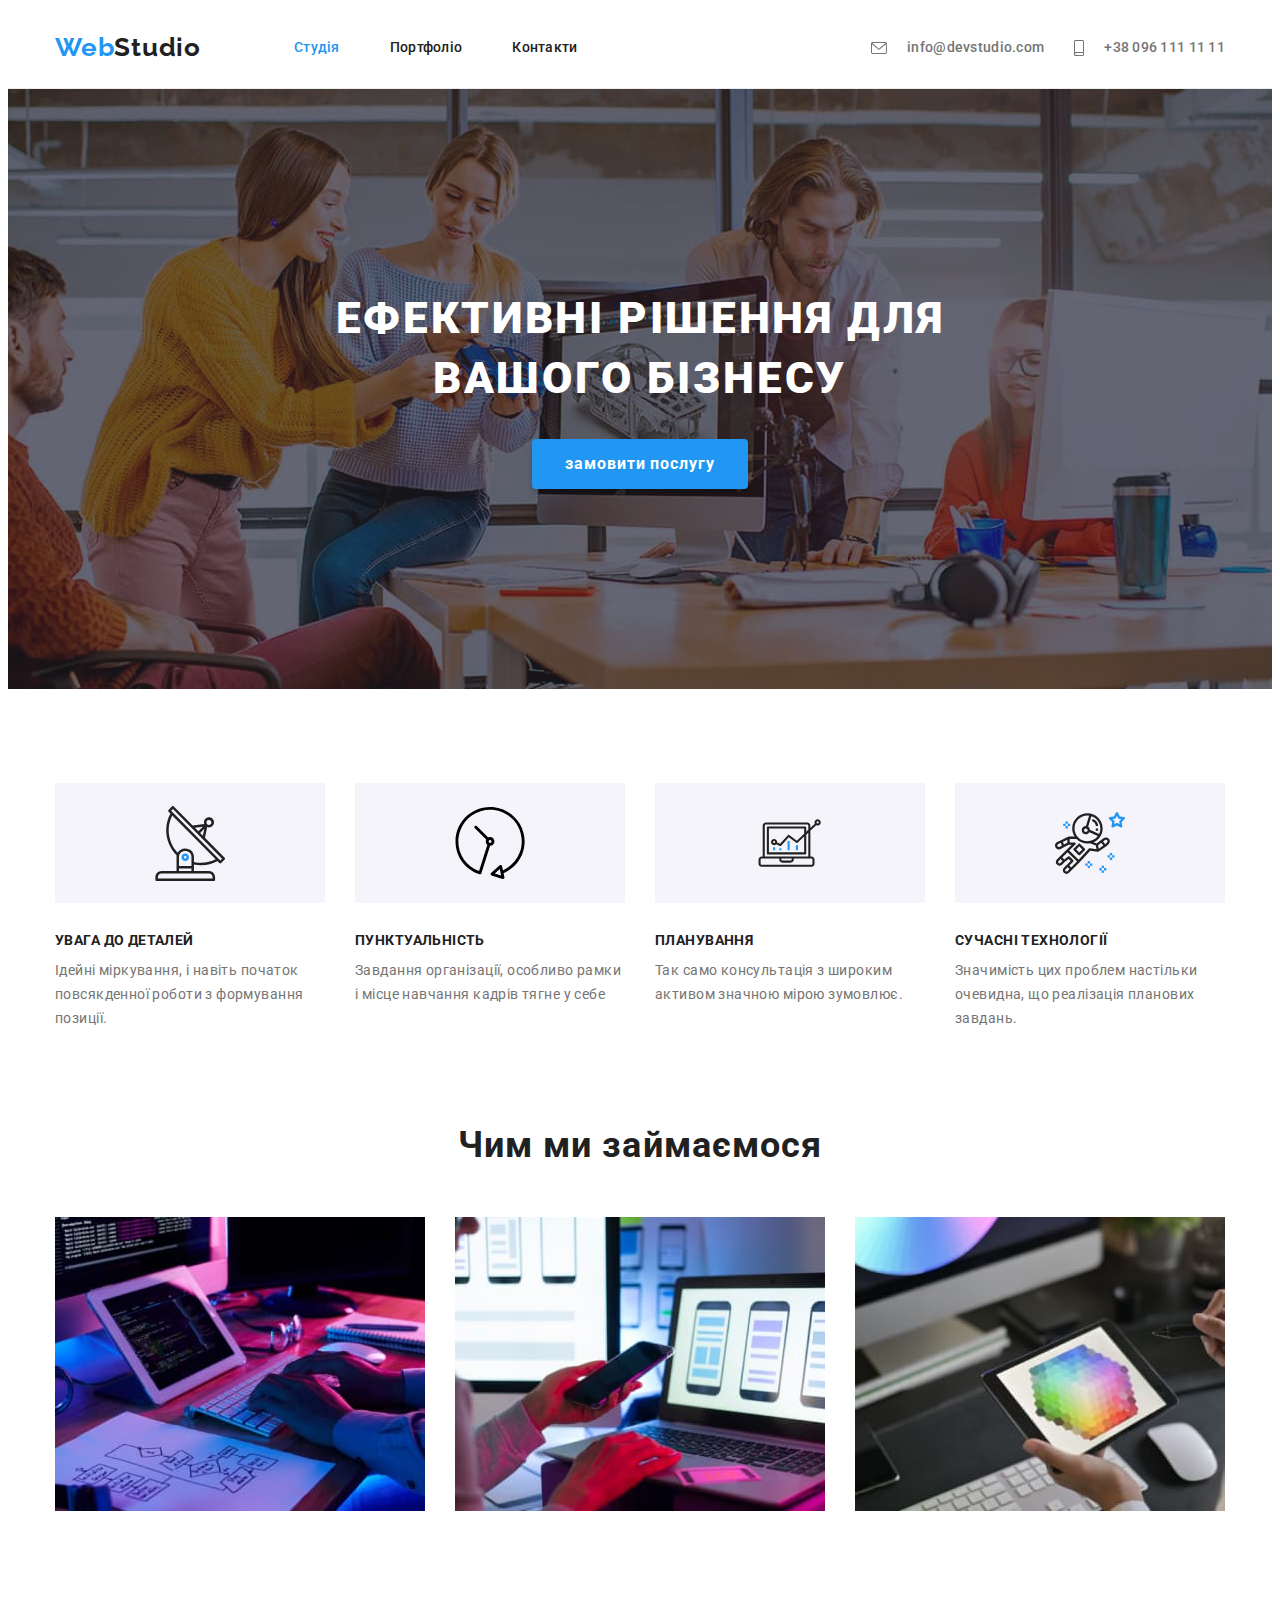
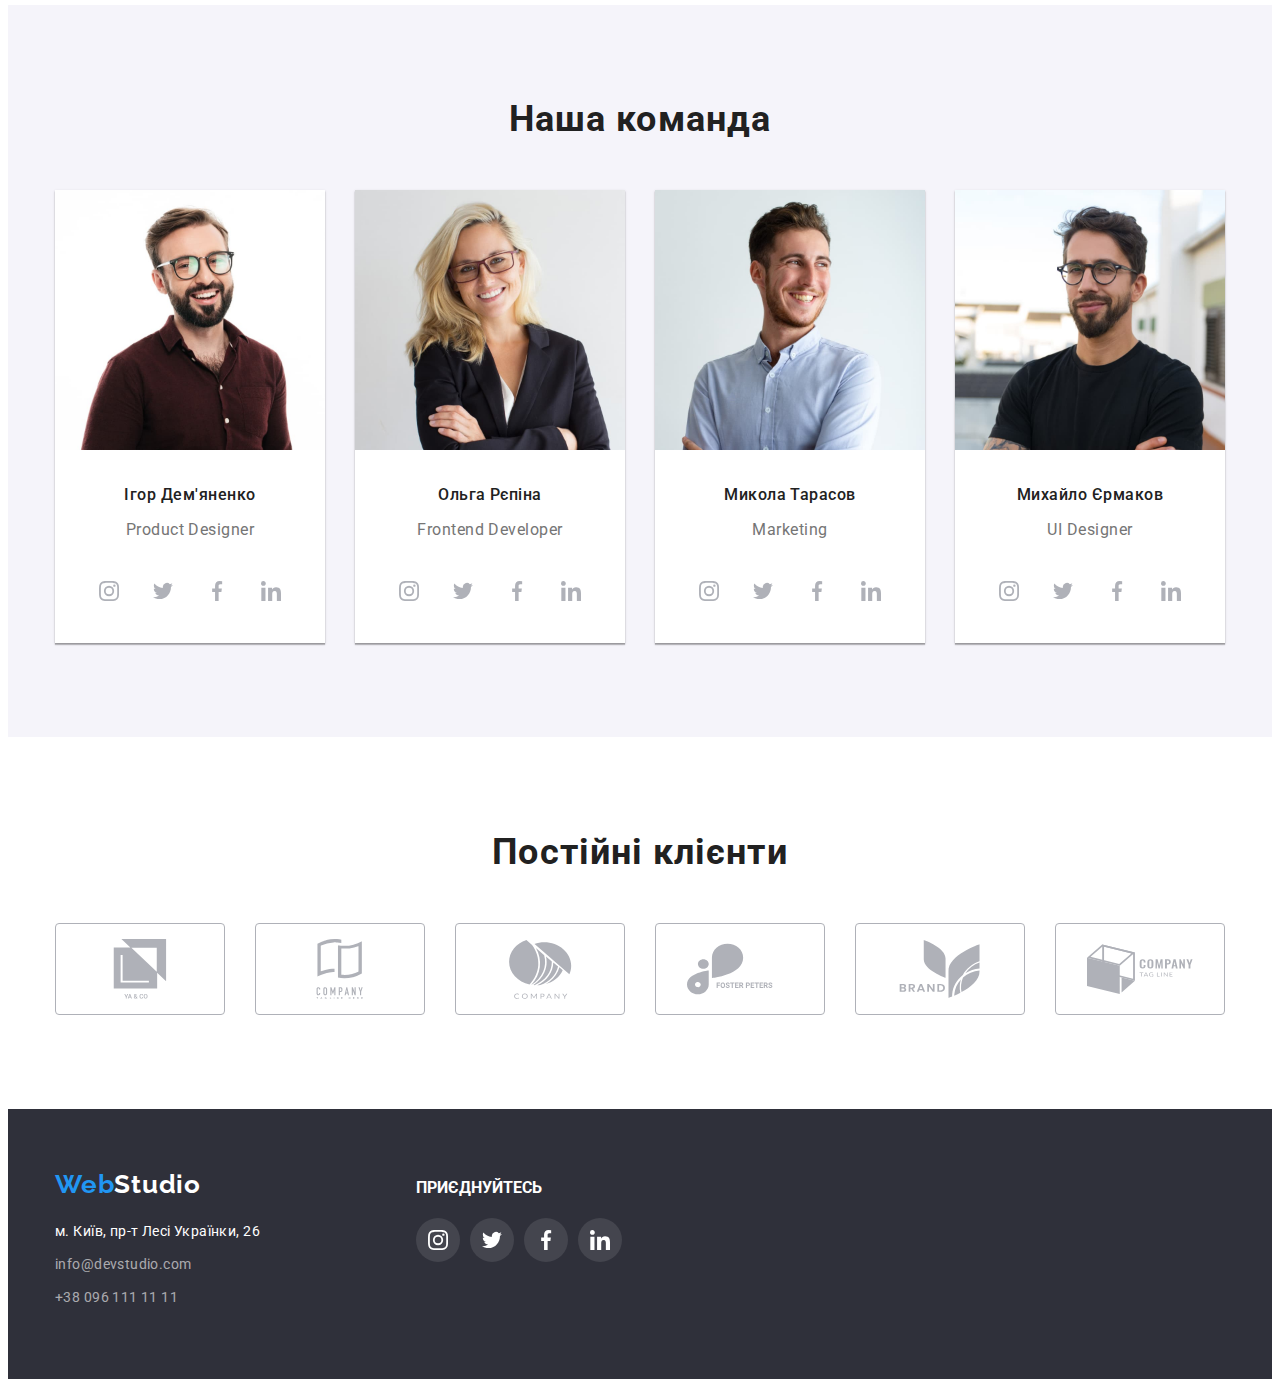
<file: index.html>
<!DOCTYPE html>
<html lang="uk">
<head>
    <meta charset="UTF-8">
    <meta http-equiv="X-UA-Compatible" content="IE=edge">
    <meta name="viewport" content="width=device-width, initial-scale=1.0">
    <title>Document</title> 
    <link rel="preconnect" href="https://fonts.googleapis.com">
    <link rel="preconnect" href="https://fonts.gstatic.com" crossorigin>
    <link href="https://fonts.googleapis.com/css2?family=Raleway:wght@700&family=Roboto:wght@400;500;700&display=swap" rel="stylesheet">
    <link rel="stylesheet" href="https://cdnjs.cloudflare.com/ajax/libs/modern-normalize/1.1.0/modern-normalize.min.css" integrity="sha512-wpPYUAdjBVSE4KJnH1VR1HeZfpl1ub8YT/NKx4PuQ5NmX2tKuGu6U/JRp5y+Y8XG2tV+wKQpNHVUX03MfMFn9Q==" crossorigin="anonymous" referrerpolicy="no-referrer" />   
    <link rel="stylesheet" href="./css/styles.css">
</head>
<body>
    
    <header class="site-header">
        <div class="container main-nove">
            <a href="./index.html" class="site-logo logo plus"><span class="site-logo logo-web">Web</span><span class="logo-studio">Studio</span></a>
        <nav>
            <ul class="site-nav list up ">
                <li class="iten"> <a href="./index.html" class="current navigetion plus">Студія</a></li>
                <li class="iten"> <a href="./portfolio.html" class="navigetion plus">Портфоліо</a></li>
                <li class="iten"> <a href="#" class="navigetion plus">Контакти</a></li>
            </ul>
        </nav>
        <ul class="contakt list up">
            
            <li class="iten-contakt envelope list"> 
                <a href="mailto:info@devstudio.com" class="navigetion plus contakt mee envelope">
                    <svg class="icon-envelope" width="16" height="12" >
                        <use href="./images/symbol-defs.svg#icon-envelope"></use>
                    </svg>
                    info@devstudio.com
                </a>
            </li>
    
            <li class="iten-contakt smartphone"> 
                 <a href="tel:+380961111111" class="navigetion plus contakt mee mail">
                    <svg class="icon-smartphone" width="10" height="16">
                        <use href="./images/symbol-defs.svg#icon-smartphone"></use>
                    </svg>
                    +38 096 111 11 11
                </a>
            </li>
        </ul>
       </div>
       
    </header>
   <main>
        <section class="darkside hero section">
        
               <h1 class="big hero-title" id="hero-title">Ефективні рішення для вашого бізнесу</h1>
               <button type="button" class="btn primery"> замовити послугу </button>
        
            </section>


        <section class="section">
            <div class="container feature">
          <ul class="feature list">
              <li class="list-order antena"><h3 class="feature-title big">увага до деталей</h3>
              <p class="operations-text">Ідейні міркування, і навіть початок повсякденної роботи з формування позиції.</p></li>
              <li class="list-order vector"><h3 class="feature-title big">пунктуальність</h3>
              <p class="operations-text">Завдання організації, особливо рамки і місце навчання кадрів тягне у себе</p></li>
              <li class="list-order diagram"><h3 class="feature-title big">планування</h3>
              <p class="operations-text">Так само консультація з широким активом значною мірою зумовлює.</p></li>
             <li class="list-order astronaut"><h3 class="feature-title big">сучасні технології</h3>
             <p class="operations-text">Значимість цих проблем настільки очевидна, що реалізація планових завдань.</p></li>
          </ul>
        </div>
         </section>

         <section class="we-do section">
            <div class="container">
             <h2 class="what-we-do title">Чим ми займаємося</h2>
             <ul class="list what-we-do">
                <li class="iten what-we-do"> <img src="./images/work.jpg" width="370" alt="робочий процесс дизайнера"></li>
                <li class="iten what-we-do"> <img src="./images/work1.jpg" width="370" alt="робочий процесс дизайнера"></li>
                <li class="iten what-we-do"> <img src="./images/work2.jpg" width="370" alt="робочий процесс дизайнера"></li>
             </ul>
            </div>
         </section>

        <section class="staff section">
            <div class="container">
             <h2 class="title staff">Наша команда</h2>
             <ul class="list staff">
                 <li class="downpicture"> 
                      <img src="./images/img.jpg" width="270" alt="Ігор Дем'яненко"> 
                      <h4 class="staff name">Ігор Дем'яненко</h4>
                      <p  class="staff posicion" lang="en">Product Designer</p>
                       
                      <ul class="list soc-list">
                        <li >
                            <a class="soc-link" href="">
                            <svg class="soc-icon" width="20" height="20">
                                <use href="./images/symbol-defs.svg#icon-instagram" ></use>
                            </svg>
                            </a>
                        </li>
                        <li>
                            <a class="soc-link" href="">
                            <svg class="soc-icon" width="20" height="20"> 
                                <use href="./images/symbol-defs.svg#icon-twitter"></use>
                            </svg>
                        </a>
                        </li>
                        <li >
                            <a class="soc-link" href="">
                            <svg class="soc-icon" width="20" height="20">
                                <use href="./images/symbol-defs.svg#icon-facebook"></use>
                            </svg>
                        </a>

                        </li>
                        <li>
                            <a class="soc-link" href="">
                            <svg class="soc-icon" width="20" height="20">
                                <use href="./images/symbol-defs.svg#icon-linkedin"></use>
                            </svg>
                        </a>
                        </li>
                      </ul>
                 </li>
                 <li class="downpicture"> 
                     <img src="./images/img1.jpg" width="270" alt="Ольга Рєпіна">
                     <h4 class="staff name">Ольга Рєпіна</h4>
                     <p class="staff posicion" lang="en">Frontend Developer</p>
                    
                     <ul class="list soc-list">
                        <li >
                            <a class="soc-link" href="">
                            <svg class="soc-icon" width="20" height="20">
                                <use href="./images/symbol-defs.svg#icon-instagram" ></use>
                            </svg>
                            </a>
                        </li>
                        <li class="www rrr">
                            <a class="soc-link" href="">
                            <svg class="soc-icon" width="20" height="20"> 
                                <use href="./images/symbol-defs.svg#icon-twitter"></use>
                            </svg>
                        </a>
                        </li>
                        <li >
                            <a class="soc-link" href="">
                            <svg class="soc-icon" width="20" height="20">
                                <use href="./images/symbol-defs.svg#icon-facebook"></use>
                            </svg>
                        </a>

                        </li>
                        <li>
                            <a class="soc-link" href="">
                            <svg class="soc-icon" width="20" height="20">
                                <use href="./images/symbol-defs.svg#icon-linkedin"></use>
                            </svg>
                        </a>
                        </li>
                      </ul>
                 </li >
                 <li class="downpicture"> 
                     <img src="./images/img2.jpg" width="270" alt="Микола Тарасов">
                     <h4 class="staff name">Микола Тарасов</h4>
                     <p class="staff posicion" lang="en">Marketing</p>
                     <ul class="list soc-list">
                        <li >
                            <a class="soc-link" href="">
                            <svg class="soc-icon" width="20" height="20">
                                <use href="./images/symbol-defs.svg#icon-instagram" ></use>
                            </svg>
                            </a>
                        </li>
                        <li>
                            <a class="soc-link" href="">
                            <svg class="soc-icon" width="20" height="20"> 
                                <use href="./images/symbol-defs.svg#icon-twitter"></use>
                            </svg>
                        </a>
                        </li>
                        <li >
                            <a class="soc-link" href="">
                            <svg class="soc-icon" width="20" height="20">
                                <use href="./images/symbol-defs.svg#icon-facebook"></use>
                            </svg>
                        </a>

                        </li>
                        <li>
                            <a class="soc-link" href="">
                            <svg class="soc-icon" width="20" height="20">
                                <use href="./images/symbol-defs.svg#icon-linkedin"></use>
                            </svg>
                        </a>
                        </li>
                      </ul>
                 </li>
                 <li class="downpicture"> 
                     <img src="./images/img3.jpg" width="270" alt="Михайло Єрмаков">
                     <h4 class="staff name">Михайло Єрмаков</h4>
                     <p class="staff posicion" lang="en">UI Designer</p>
                     <ul class="list soc-list">
                        <li >
                            <a class="soc-link" href="">
                            <svg class="soc-icon" width="20" height="20">
                                <use href="./images/symbol-defs.svg#icon-instagram" ></use>
                            </svg>
                            </a>
                        </li>
                        <li>
                            <a class="soc-link" href="">
                            <svg class="soc-icon" width="20" height="20"> 
                                <use href="./images/symbol-defs.svg#icon-twitter"></use>
                            </svg>
                        </a>
                        </li>
                        <li >
                            <a class="soc-link" href="">
                            <svg class="soc-icon" width="20" height="20">
                                <use href="./images/symbol-defs.svg#icon-facebook"></use>
                            </svg>
                        </a>

                        </li>
                        <li>
                            <a class="soc-link" href="">
                            <svg class="soc-icon" width="20" height="20">
                                <use href="./images/symbol-defs.svg#icon-linkedin"></use>
                            </svg>
                        </a>
                        </li>
                      </ul>
                 </li>
             </ul>
            </div>
        </section>
            <section class="section customers">
            <div class="container">
                <h2 class=" tile customers-title">Постійні клієнти</h2>
                <ul class=" list customers-list">
                    <li >
                        <a  class=" customers-box" href="#">
                        <svg class="icon-customers" width="106" height="60">
                            <use href="./images/symbol-defs.svg#icon-group6"></use>
                        </svg>
                    </a>
                    </li>
                    <li >
                        <a class=" customers-box" href="#">
                            <svg class="icon-customers" width="106" height="60">
                                <use href="./images/symbol-defs.svg#icon-group1"></use>
                            </svg>
                        </a>
                    </li>
                    <li >
                            <a class=" customers-box" href="#">
                                <svg class="icon-customers" width="106" height="60">
                                <use href="./images/symbol-defs.svg#icon-group2"></use>
                            </svg>
                        </a>
                    </li>
                    <li>
                        <a  class=" customers-box" href="#">
                            <svg class="icon-customers" width="106" height="60">
                                <use href="./images/symbol-defs.svg#icon-group3"></use>
                            </svg>
                        </a>
                    </li>
                    <li >
                        <a href="#" class=" customers-box">
                            <svg class="icon-customers" width="106" height="60">
                                <use href="./images/symbol-defs.svg#icon-group4"></use>
                            </svg>
                        </a>
                    </li>
                    <li >
                        <a href="#" class=" customers-box">
                            <svg class="icon-customers" width="106" height="60">
                                <use href="./images/symbol-defs.svg#icon-group5"></use>
                            </svg>
                        </a>
                    </li>
                
                        
                    </li>
                    
            
                </ul>

            </div>
        </section>
    </main>

    <footer class="darkside footer" >
        <div class="container down" style="display:flex">
            <div class="information footer">
    
            <a href="./index.html" class="site-logo logo plus down"><span class="logo logo-web">Web</span><span class="logo down-studio">Studio</span></a>
        
  
        <address class="box footer" >
            <ul class="footer-contakt list contakt">
                <li class="footer address"><a class="address map" href="https://goo.gl/maps/JJp694LmXSiKLwUw6" target="_blank" rel="noopener noreferer">м. Київ, пр-т Лесі Українки, 26</a></li>
                <li class="footer address"><a class="address contact " href="mailto:info@devstudio.com">info@devstudio.com</a></li>
                <li class="footer address"><a class="address contact" href="tel:+380961111111">+38 096 111 11 11</a></li>
            </ul>
        </address>
    </div>
    
    <div class="soc-contact-footer">
        <p class="text-footer">приєднуйтесь</p>
        <ul class="list soc-list down">
            <li >
                <a class="soc-link down" href="">
                <svg class="soc-icon down" width="20" height="20">
                    <use href="./images/symbol-defs.svg#icon-instagram" ></use>
                </svg>
                </a>
            </li>
            <li>
                <a class="soc-link down" href="">
                <svg class="soc-icon down" width="20" height="20"> 
                    <use href="./images/symbol-defs.svg#icon-twitter"></use>
                </svg>
            </a>
            </li>
            <li >
                <a class="soc-link down" href="">
                <svg class="soc-icon down" width="20" height="20">
                    <use href="./images/symbol-defs.svg#icon-facebook"></use>
                </svg>
            </a>

            </li>
            <li>
                <a class="soc-link down" href="">
                <svg class="soc-icon down" width="20" height="20">
                    <use href="./images/symbol-defs.svg#icon-linkedin"></use>
                </svg>
            </a>
            </li>
          </ul>
    </div>
</div>
    </footer>   

</body>
</html>
</file>
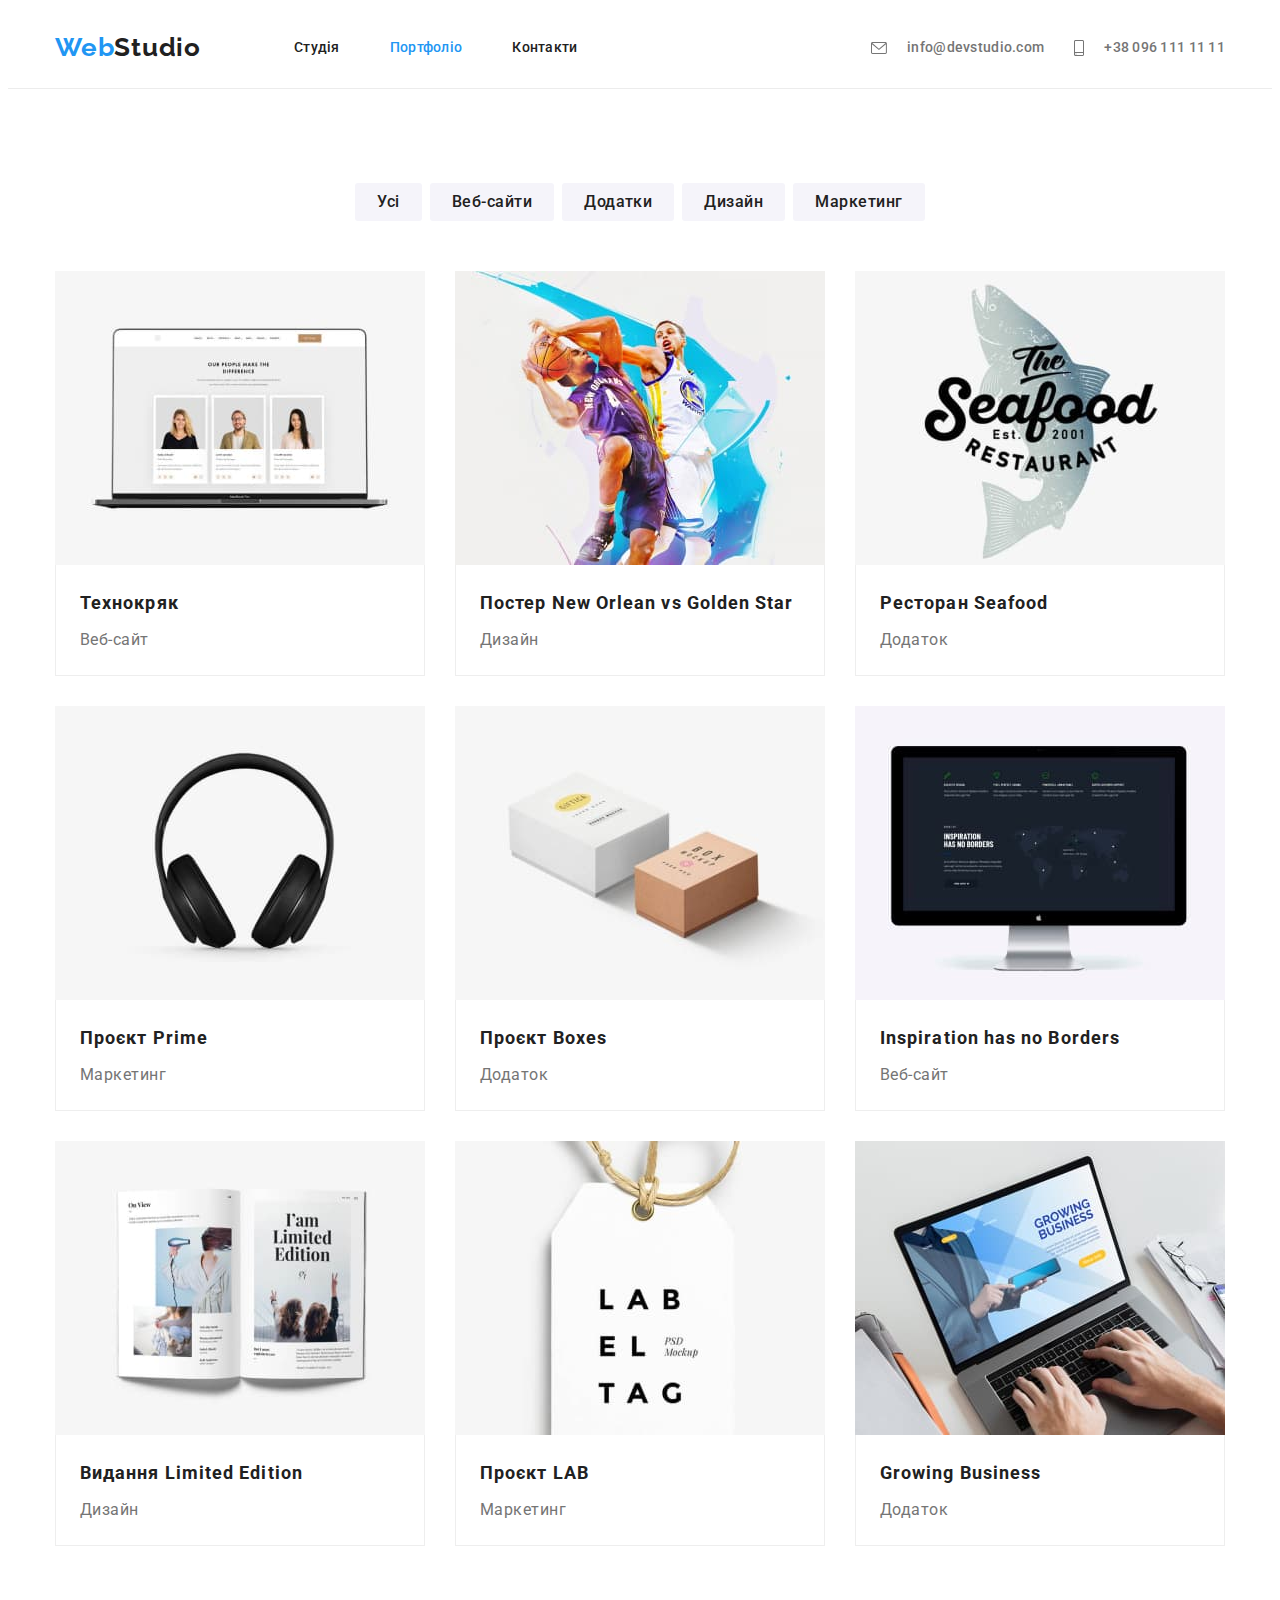
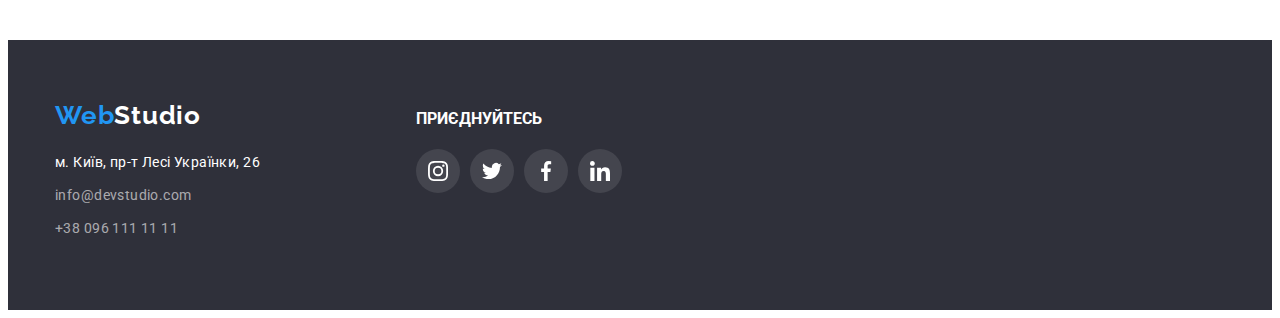
<file: portfolio.html>
<!DOCTYPE html>
<html lang="uk">
<head>
    <meta charset="UTF-8">
    <meta http-equiv="X-UA-Compatible" content="IE=edge">
    <meta name="viewport" content="width=device-width, initial-scale=1.0">
    <title>portfolio</title>
    <link rel="preconnect" href="https://fonts.googleapis.com">
    <link rel="preconnect" href="https://fonts.gstatic.com" crossorigin>
    <link href="https://fonts.googleapis.com/css2?family=Raleway:wght@700&family=Roboto:wght@400;500;700&display=swap" rel="stylesheet">
    <link rel="stylesheet" href="https://cdnjs.cloudflare.com/ajax/libs/modern-normalize/1.1.0/modern-normalize.min.css" integrity="sha512-wpPYUAdjBVSE4KJnH1VR1HeZfpl1ub8YT/NKx4PuQ5NmX2tKuGu6U/JRp5y+Y8XG2tV+wKQpNHVUX03MfMFn9Q==" crossorigin="anonymous" referrerpolicy="no-referrer" />
    <link rel="stylesheet" href="./css/styles.css">
</head>
<body>

    <header class="site-header">
        <div class="container main-nove">
            <a href="./index.html" class="site-logo logo plus"><span class="site-logo logo-web">Web</span><span class="logo-studio">Studio</span></a>
        <nav>
            <ul class="site-nav list up ">
                <li class="iten"> <a href="./index.html" class=" navigetion plus">Студія</a></li>
                <li class="iten"> <a href="./portfolio.html" class=" current navigetion plus">Портфоліо</a></li>
                <li class="iten"> <a href="#" class="navigetion plus">Контакти</a></li>
            </ul>
        </nav>
        <ul class="contakt list up">
            
            <li class="iten-contakt envelope list"> 
                <a href="mailto:info@devstudio.com" class="navigetion plus contakt mee envelope">
                    <svg class="icon-envelope" width="16" height="12" >
                        <use href="./images/symbol-defs.svg#icon-envelope"></use>
                    </svg>
                    info@devstudio.com
                </a>
            </li>
    
            <li class="iten-contakt smartphone"> 
                 <a href="tel:+380961111111" class="navigetion plus contakt mee mail">
                    <svg class="icon-smartphone" width="10" height="16">
                        <use href="./images/symbol-defs.svg#icon-smartphone"></use>
                    </svg>
                    +38 096 111 11 11
                </a>
            </li>
        </ul>
       </div>
       
    </header>


<main>
    <section class="section portfolio">
        <div class="container">

    <h1 class="visually hidden is">Portfolio</h1>
    <ul class="list portfolio">
        <li class="iten"> <button type="button" class="btn secondary"> Усі </button></li>
        <li class="iten"> <button type="button" class="btn secondary"> Веб-сайти </button></li>
        <li class="iten"> <button type="button" class="btn secondary"> Додатки </button></li>
        <li class="iten"> <button type="button" class="btn secondary"> Дизайн </button></li>
        <li class="iten"> <button type="button" class="btn secondary"> Маркетинг </button></li>
    </ul>

    <ul class="list choice">
        <li class="iten-box"> 
            <a  href="#" class="iten-box-link">
            <img src="./images/p1.jpg" width="370" alt="Технокряк"> 
        <div class="content">
            <h2 class="choice title">Технокряк</h2>
            <p class="choice text">Веб-сайт</p>
        </div>
    </a>
       </li>
       <li class="iten-box"> 
        <a href="#" class="iten-box-link">
            <img src="./images/p2.jpg" width="370" alt="Постер New Orlean vs Golden Star"> 
        <div class="content">
            <h2 class="choice title">Постер New Orlean vs Golden Star</h2>
            <p class="choice text">Дизайн</p>
        </div> 
        </a>
       </li>
       <li class="iten-box"> 
        <a href="#" class="iten-box-link">
            <img src="./images/p3.jpg" width="370" alt="Ресторан Seafood"> 
        <div class="content">    
            <h2 class="choice title">Ресторан Seafood</h2>
            <p class="choice text">Додаток</p>
        </div>
        </a>    
       </li>
       <li class="iten-box"> 
        <a href="#" class="iten-box-link">
            <img src="./images/p4.jpg" width="370" alt="Проєкт Prime"> 
        <div class="content">
            <h2 class="choice title">Проєкт Prime</h2>
            <p class="choice text">Маркетинг</p>
        </div>
        </a>
       </li>
       <li class="iten-box"> 
        <a href="#" class="iten-box-link">
            <img src="./images/p5.jpg" width="370" alt="Проєкт Boxes"> 
        <div class="content">    
            <h2 class="choice title">Проєкт Boxes</h2>
            <p class="choice text">Додаток</p>
        </div>
        </a>
       </li>
       <li class="iten-box"> 
        <a href="#" class="iten-box-link">
            <img src="./images/p6.jpg" width="370" alt="Inspiration has no Borders"> 
        <div class="content">
            <h2 class="choice title" lang="en">Inspiration has no Borders</h2>
            <p class="choice text">Веб-сайт</p>
        </div>
        </a>
       </li>
       <li class="iten-box"> 
        <a href="#" class="iten-box-link">
            <img src="./images/p7.jpg" width="370" alt="Видання Limited Edition"> 
        <div class="content">
            <h2 class="choice title">Видання Limited Edition</h2>
            <p class="choice text">Дизайн</p>
        </div>
        </a>
       </li>
       <li class="iten-box"> 
        <a href="#" class="iten-box-link">
            <img src="./images/p8.jpg" width="370" alt="Проєкт LAB"> 
        <div class="content">
            <h2 class="choice title">Проєкт LAB</h2>
            <p class="choice text">Маркетинг</p>
        </div>
        </a>
       </li>
       <li class="iten-box"> 
        <a href="#" class="iten-box-link">
            <img src="./images/p9.jpg" width="370" alt="Growing Business"> 
        <div class="content">
            <h2 class="choice title" lang="en">Growing Business</h2>
            <p class="choice text">Додаток</p>
        </div>
        </a>
       </li>
    </ul>
</div>

</section>
</main>


<footer class="darkside footer" >
    <div class="container down" style="display:flex">
        <div class="information footer">

        <a href="./index.html" class="site-logo logo plus down"><span class="logo logo-web">Web</span><span class="logo down-studio">Studio</span></a>
    

    <address class="box footer" >
        <ul class="footer-contakt list contakt">
            <li class="footer address"><a class="address map" href="https://goo.gl/maps/JJp694LmXSiKLwUw6" target="_blank" rel="noopener noreferer">м. Київ, пр-т Лесі Українки, 26</a></li>
            <li class="footer address"><a class="address contact " href="mailto:info@devstudio.com">info@devstudio.com</a></li>
            <li class="footer address"><a class="address contact" href="tel:+380961111111">+38 096 111 11 11</a></li>
        </ul>
    </address>
</div>

<div class="soc-contact-footer">
    <p class="text-footer">приєднуйтесь</p>
    <ul class="list soc-list down">
        <li >
            <a class="soc-link down" href="">
            <svg class="soc-icon down" width="20" height="20">
                <use href="./images/symbol-defs.svg#icon-instagram" ></use>
            </svg>
            </a>
        </li>
        <li>
            <a class="soc-link down" href="">
            <svg class="soc-icon down" width="20" height="20"> 
                <use href="./images/symbol-defs.svg#icon-twitter"></use>
            </svg>
        </a>
        </li>
        <li >
            <a class="soc-link down" href="">
            <svg class="soc-icon down" width="20" height="20">
                <use href="./images/symbol-defs.svg#icon-facebook"></use>
            </svg>
        </a>

        </li>
        <li>
            <a class="soc-link down" href="">
            <svg class="soc-icon down" width="20" height="20">
                <use href="./images/symbol-defs.svg#icon-linkedin"></use>
            </svg>
        </a>
        </li>
      </ul>
</div>
</div>
</footer>   
</body>         
</html>
</file>
<file: css/styles.css>
html{
    box-sizing: border-box;
}
*,
*::before,
*::after{
    box-sizing: inherit;
}

:root {
    --primery-text-colot: #212121;
    --button-color: #2196F3;
    --back-color: #FFFFFF;
    --sbc: #2F303A;
    --contact-color: #757575;
    --white-whis-transparency: rgba(255, 255, 255, 0.6);
    --bgr-staff: #F5F4FA;
    --soc-link: #AFB1B8;
    
}

body {
    background-color: var(--back-color);
    color: var(--primery-text-colot);
    font-family: 'Roboto', sans-serif;
}



.list{
    list-style: none;
   
}

.list a{
    text-decoration: none;
}

.big{
    text-transform: uppercase;

}
.title{
font-weight: 700;
letter-spacing: 0.03em;
}
h1,h2,h3,h4,p,ul,img{
    padding: 0;
    margin: 0;
}
img{
    display:block;
    max-width: 100%;
}
.section{
    padding-bottom: 94px;
    padding-top: 94px;
}
.container{
    width: 1200px;
    margin-left: auto;
    margin-right: auto;
    
    padding-left: 15px;
    padding-right: 15px;
    
}


/*header*/
.site-nav.up{
    display: flex; 
}
.contakt.up{
    display: flex;
    margin-left: auto;
}
.container.main-nove{
    display: flex;
    align-items: center;
    
}


.logo-web{
    color: var(--button-color) ;
}

.site-logo.plus{
    font-family: 'Raleway';
    font-style: normal;
    font-weight: 700;
    font-size: 26px;
    line-height: 1.2;
    text-decoration: none;
    letter-spacing: 0.03em;
    color: var(--button-color);
    margin-right: 93px;
   
}
.site-logo.plus:last-child{
    margin: 0;
}
.site-header{
   
    border-bottom: 1px solid #ECECEC;
}
.site-nav.list .iten,
.contakt.list .iten{
    margin-right: 50px;
}
.site-nav.list .iten:last-child,
.contakt.list .iten:last-child{
    margin-right: 0;
}
.navigetion.plus {
    font-weight: 500;
    font-size: 14px;
    line-height: 1.14;
    color: var(--primery-text-colot);
    letter-spacing: 0.02em;
    padding-top: 32px;
    padding-bottom: 32px;
    display: block;
    
}

.navigetion.plus:hover,
.navigetion.plus:focus{
    color: var(--button-color);
    fill: var(--button-color);
}
.iten-contakt.envelope,
.contakt.mee {
    font-weight: 500;
    font-size: 14px;
    line-height: 1.14;
    color: var(--contact-color);
    letter-spacing: 0.02em;
}


.icon-envelope{
    fill: currentColor;
}
.icon-smartphone{
   fill: currentColor;
}
.icon-smartphone{
    margin-right: 10px;
}

.site-nav a.current {
    color: var(--button-color);
}


.logo-studio
{
    color:var(--primery-text-colot);
}

.navigetion.plus.mee{
    display: flex;
    
    justify-content: center;
    align-items: center;
    gap: 10px;
}
.me.envelope{
    display: block;
}
.icon-envelope{
    margin-right: 10px;
}

.icon-smartphone{
    margin-left: 30px;
}
.iten-contakt.envelope:hover,
.iten-contakt.envelope:focus{
    color: var(--button-color);
    fill: var(--button-color);
}



/*hero*/
.darkside.hero{
    text-align: center;
    padding-top: 200px;
    padding-bottom: 200px;
    height: 600px;
    max-width: 1600px;
    margin-left: auto;
    margin-right: auto;
    background-image:linear-gradient(
        to right,
        rgba(47, 48, 58, 0.4),
        rgba(47, 48, 58, 0.4)),
         url(../images/overlay.jpg);
    background-repeat: no-repeat;
    background-size:cover;
    background-position: center;
}
.hero-title{
   
    font-weight: 900;
    font-size: 44px;
    line-height: 1.36;
    letter-spacing: 0.06em;
    color: var(--back-color);
    letter-spacing: 0.06em;
    margin-bottom: 30px;
    width: 696px;
    margin-left: auto;
    margin-right: auto;
    
}

.btn {
    font-family: 'Roboto';
    font-weight: 700;
    font-size: 16px;
    line-height: 1.875;
    text-align: center;
    letter-spacing: 0.06em;
    cursor: pointer;
   
    text-align: center;
    display: inline-block;
    border:none;
}

.btn.primery{
    color: var(--back-color);
    background-color: var(--button-color);
    border-radius: 4px;
    padding: 10px 32px;
    min-width: 216px;
    height: 50px;
    box-shadow: 0px 4px 4px rgba(0, 0, 0, 0.15);
    
}
.btn.primery:hover,
.btn.primery:focus,
.btn.primery:active{
    background-color: #188CE8;
}

.btn.secondary{
    font-family: 'Roboto';
    font-weight: 500;
    font-size: 16px;
    line-height: 1.625;
    letter-spacing: 0.03em;
    background-color: #F5F4FA;
    color: var(--primery-text-colot);
    border-radius: 3px;
   
    padding: 6px 22px;
}

.btn.secondary:hover,
.btn.secondary:focus,
.btn.secondary:active{
    background-color: var(--button-color);
    color: var(--back-color);
    box-shadow: 0px 3px 1px rgba(0, 0, 0, 0.1), 0px 1px 2px rgba(0, 0, 0, 0.08), 0px 2px 2px rgba(0, 0, 0, 0.12);
}

.darkside{
    color: var(--back-color);
    background-color: var(--sbc);
}

/*feature*/
.feature.list{
    display:flex ;
    flex-wrap: wrap;
  
}

 .list-order{
    margin-right: 30px;
    width: 270px;
  
}
.list-order::before{
    display: block;
    content: "";
    height: 120px;
    background-repeat: no-repeat;
    background-size: 70px;
    background-position: center;
    background-color: var(--bgr-staff);

}
.list-order.antena::before{
    background-image: url(../images/SVG/antena.svg);
}
.list-order.vector::before{
    background-image: url(../images/SVG/Vector.svg);
}
.list-order.diagram::before{
    background-image: url(../images/SVG/diagram.svg);
}
.list-order.astronaut::before{
    background-image: url(../images/SVG/astronaut.svg);
}

.list-order:nth-child(4n){
    margin: 0;
}

.feature-title{
    margin-top: 30px;
margin-bottom: 10px;  
font-weight: 700;
font-size: 14px;
line-height: 1.14;
letter-spacing: 0.03em;



color: var(--primery-text-colot);
}

.operations-text{  
font-size: 14px;
line-height: 1.71;
color: var(--contact-color);
letter-spacing: 0.03em;

}


/*what-we-do*/
.we-do.section{
    padding-top: 0;
}

.what-we-do.title{
    text-align: center;
    margin-bottom: 50px;
    font-size: 36px;
    line-height: 1.16;
}
.what-we-do.list{
    display: flex;
    flex-wrap: wrap;
}
.what-we-do.iten{
    margin-right: 30px;
}
.what-we-do.iten:nth-child(3n){
    margin: 0;
}

/*staff*/
.staff{
    background-color: var(--bgr-staff);
}

.staff.list{
    display: flex;
    flex-wrap: wrap;

}

.title.staff{
    font-weight: 700;
    font-size: 36px;
    line-height: 1.16;
    letter-spacing: 0.03em;
    margin-bottom: 50px;
    text-align: center;
 

}

.staff.name{
    margin-top: 30px;
    margin-bottom: 10px;
    font-weight: 500;
    font-size: 16px;
    line-height: 1.87;
    letter-spacing: 0.03em;
    background-color: var(--back-color);
}

.staff.posicion{
    font-size: 16px;
    line-height: 19px;
    letter-spacing: 0.03em;
    color: var(--contact-color);
    background-color: var(--back-color);
    padding-bottom: 30px;
}


.downpicture{
    box-shadow: 0px 1px 3px rgba(0, 0, 0, 0.12), 0px 1px 1px rgba(0, 0, 0, 0.14), 0px 2px 1px rgba(0, 0, 0, 0.2);
    background-color: var(--back-color);
    margin-right: 30px;
    text-align: center;
}
.soc-list{
    
    display: flex;
    justify-content: center;
    gap: 10px;
    margin-bottom: 30px;

    
    
    
}
.soc-link{
    width: 44px;
    height: 44px;
    display: flex;
    border-radius: 50%;
    background-color: currentColor;
    align-items: center;
    justify-content: center;
    color:  var(--back-color);
    fill:var(--soc-link)
    
}
.soc-icon{
    fill: var(--soc-link);
}



.soc-link:hover, .soc-link:focus{
    color: var(--button-color);
   
}
.soc-link:hover > .soc-icon,
.soc-link:focus > .soc-icon{
    fill: var(--back-color);
}



.downpicture:nth-child(4n){
    margin: 0;
}

/*footer*/
.darkside.footer{
    padding-top: 60px;
    padding-bottom: 60px;
    
}

.site-logo.down{
    margin-bottom: 20px;
    display: inline-block;
    margin-right: 0;
}
.darkside{
    color: var(--back-color);
    background-color: var(--sbc);
    
}
.footer.address{
    margin-bottom: 9px;
}



.address.contact{
  
    font-style: normal;
    font-size: 14px;
    line-height: 1.71;
    letter-spacing: 0.03em;
    color: var(--white-whis-transparency);
    display: inline-block;
}



.address.map{
  
    font-style: normal;
    font-size: 14px;
    line-height: 1.71;
    letter-spacing: 0.03em;
    color: var(--back-color);
    display: inline-block;
  
}
.address.map:hover,
.address.map:focus,
.address.contact:focus,
.address.contact:hover{
    color: var(--button-color);
 
}




.logo.logo-web{
    color: var(--button-color);
    
}
.logo.down-studio{
    color: var(--back-color);
    
}

.text-footer{
    font-weight: 700;
    size: 14px;
    line-height: 1.17;
    color: var(--back-color);
    margin-bottom: 20px;
    text-transform: uppercase;
}


.soc-list.down{
    justify-content: start;
}
.soc-link.down{
  color: rgba(255, 255, 255, 0.1); 
}

.soc-icon.down{
    fill:var(--back-color);
   
}
.container.footer{
    display: flex;
    
    align-items: baseline;
}
.soc-contact-footer{
    margin-left: 156px;
}


.soc-link.down:hover, .soc-link:focus{
    color: var(--button-color);
    fill: var(--back-color);
}
/*portfolio*/

.list.portfolio{
    display: flex;
    justify-content: center;
    margin-bottom: 50px;
}
.list.portfolio .iten{
   
    margin-right: 8px;
}
.list.portfolio .iten:nth-child(5n) {
    margin: 0;
}

.list.choice{
    color: var(--primery-text-colot);
    display: flex;
    flex-wrap: wrap;
   
    margin-top: -30px;
    margin-left: -30px;
}

.list.choice .iten-box{
    margin-left: 30px;
    margin-top: 30px;
    flex-basis: calc(100% / 3 - 30px);

}
.choice.title{
    font-weight: 700;
    font-size: 18px;
    line-height: 2;
    letter-spacing: 0.06em;
    color: var(--primery-text-colot);
    margin-bottom: 4px;
    
    
}
.choice.text{
    font-weight: 400;
    font-size: 16px;
    line-height: 1.875;
    letter-spacing: 0.03em;
    color: var(--contact-color);
    
}
.visually.hidden {
    position: absolute;
    width: 1px;
    height: 1px;
    margin: -1px;
    border: 0;
    padding: 0;
    
    white-space: nowrap;
    clip-path: inset(100%);
    clip: rect(0 0 0 0);
    overflow: hidden;
  }
  .iten-box .content{
    padding: 20px 24px;
    border-bottom: 1px solid #EEEEEE;
    border-left: 1px solid #EEEEEE;
    border-right: 1px solid #EEEEEE;
  }

 .iten-box-link:hover,
.iten-box-link:focus{
    display: block;
    width: 100%;
    height: 100%;
    box-shadow: 0px 1px 1px rgba(0, 0, 0, 0.12), 0px 4px 4px rgba(0, 0, 0, 0.06), 1px 4px 6px rgba(0, 0, 0, 0.16);
}

  /*customers*/
  .section.customers{
    padding-bottom: 0;
  }
  .customers-title{
    margin-bottom: 50px;
    text-align: center;
    font-weight: 700;
    font-size: 36px;
    line-height: 1.17;
    letter-spacing: 0.03em;
    
  }
  .container.down{
    align-items:baseline;
  }
  .customers-list{


    display: inline-flex;
    flex-wrap: wrap;
    justify-content: center;
    align-items: center;
    margin-bottom: 94px;
    column-gap: 30px;


  }

.customers-box{
    display: flex;
  width: 170px;
    height: 92px;
    border: 1px solid #AFB1B8;
    border-radius: 4px;
    justify-content: center;
    align-items: center;
}
.icon-customers{
    justify-content: center;
    align-items: center;
    fill: var(--soc-link);
}

.customers-box:hover,
.customers-box:focus{
    border: 1px solid var(--button-color);
}

.customers-box:hover > .icon-customers,
.customers-box:focus >  .icon-customers{
 fill: var(--button-color);
}
</file>
